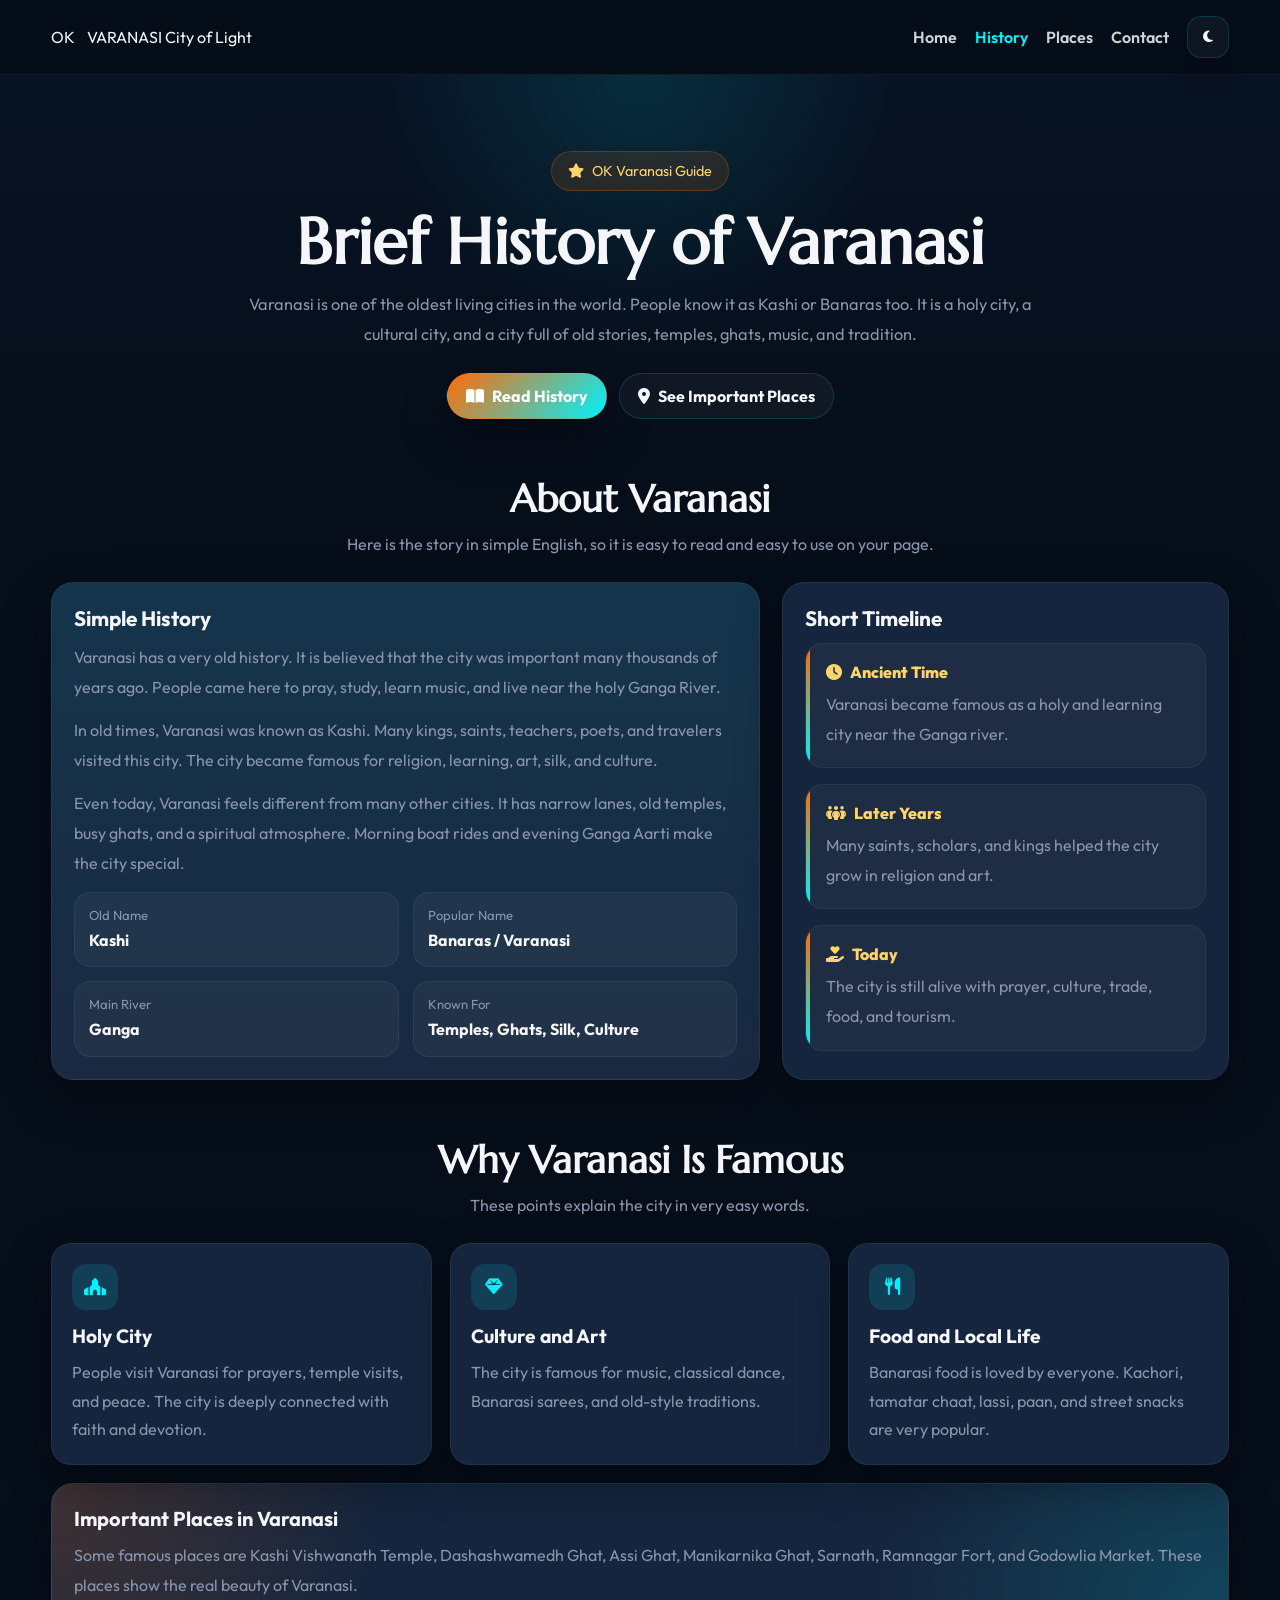
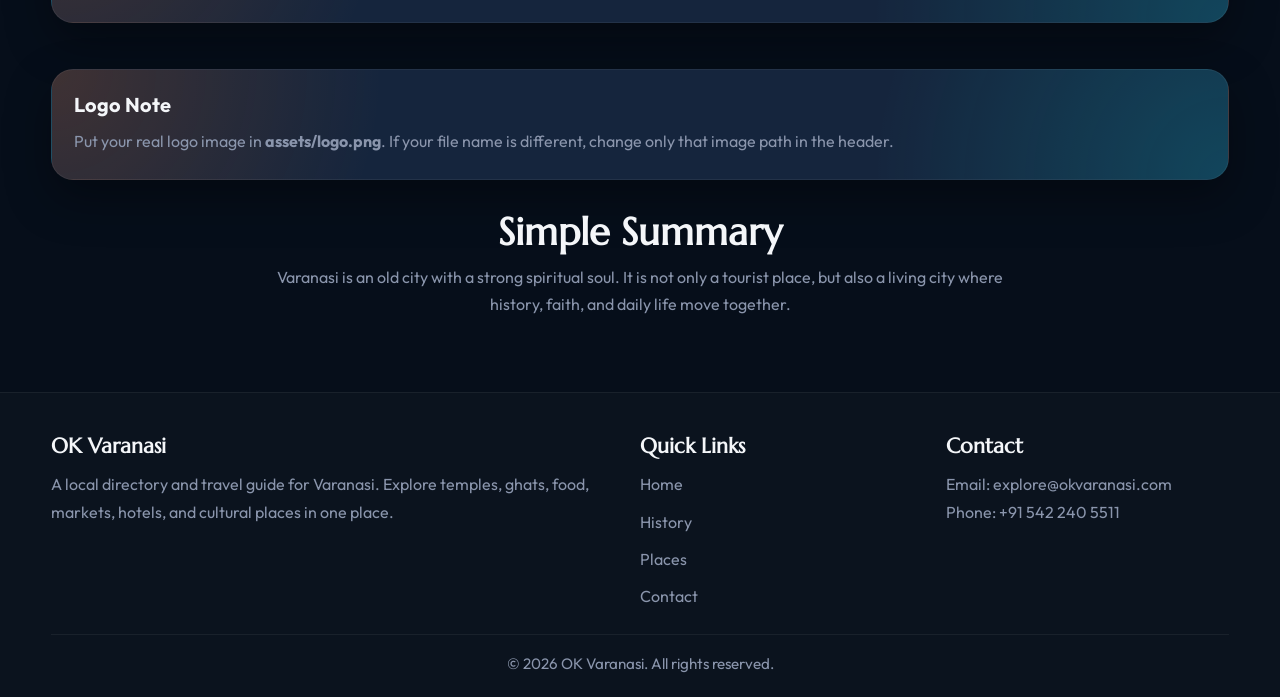
<file: history.html>
<!DOCTYPE html>
<html lang="en">
<head>
  <meta charset="UTF-8" />
  <meta name="viewport" content="width=device-width, initial-scale=1.0" />
  <title>OK Varanasi | History of Varanasi</title>
  <meta name="description" content="A beautiful single-page history of Varanasi in simple English with the same OK Varanasi header and footer style." />
  <link rel="preconnect" href="https://fonts.googleapis.com">
  <link rel="preconnect" href="https://fonts.gstatic.com" crossorigin>
  <link href="https://fonts.googleapis.com/css2?family=Marcellus&family=Outfit:wght@300;400;500;600;700;800&display=swap" rel="stylesheet">
  <link rel="stylesheet" href="https://cdnjs.cloudflare.com/ajax/libs/font-awesome/6.5.0/css/all.min.css">

  <style>
    *{
      margin:0;
      padding:0;
      box-sizing:border-box;
      font-family:'Outfit',sans-serif;
    }

    :root{
      --bg:#060e1a;
      --bg2:#0a192f;
      --card:#15253d;
      --text:#f4f6f9;
      --muted:#8a95ac;
      --cyan:#00f2fe;
      --saffron:#ff6b08;
      --gold:#ffd56b;
      --border:rgba(0,242,254,0.16);
      --shadow:0 18px 45px rgba(0,0,0,0.35);
    }

    body.light{
      --bg:#f4f7fb;
      --bg2:#ffffff;
      --card:#ffffff;
      --text:#10233d;
      --muted:#5f6f87;
      --cyan:#0066ff;
      --saffron:#ff7a1a;
      --gold:#b8860b;
      --border:rgba(0,102,255,0.16);
      --shadow:0 18px 45px rgba(20,40,80,0.10);
    }

    body{
      background:var(--bg);
      color:var(--text);
      overflow-x:hidden;
      transition:background 0.35s ease,color 0.35s ease;
    }

    .container{
      width:min(1200px,92%);
      margin:auto;
    }

    .header{
      position:sticky;
      top:0;
      z-index:100;
      background:color-mix(in srgb, var(--bg) 92%, transparent);
      backdrop-filter:blur(12px);
      border-bottom:1px solid rgba(255,255,255,0.06);
    }

    .nav{
      display:flex;
      justify-content:space-between;
      align-items:center;
      padding:16px 0;
      gap:16px;
    }

    .logo{
      max-width:70%;
    }

    .logo{
      display:flex;
      align-items:center;
      gap:12px;
      text-decoration:none;
      color:var(--text);
    }

    .logo-mark{
      width:56px;
      height:56px;
      border-radius:16px;
      border:1px solid rgba(0,242,254,0.22);
      background:linear-gradient(135deg, rgba(0,242,254,0.16), rgba(255,107,8,0.12));
      display:flex;
      align-items:center;
      justify-content:center;
      box-shadow:var(--shadow);
      overflow:hidden;
      flex:0 0 auto;
      padding:4px;
    }

    .logo-mark img{
      width:100%;
      height:100%;
      object-fit:contain;
      display:block;
      border-radius:12px;
      background:rgba(255,255,255,0.03);
    }

    .logo-text{
      display:flex;
      flex-direction:column;
      line-height:1.05;
      padding-left:10px;
      border-left:2px solid var(--saffron);
    }

    .brand-line{
      font-size:1rem;
      font-weight:800;
      color:var(--cyan);
      letter-spacing:2px;
      text-transform:uppercase;
    }

    .brand-sub{
      color:var(--saffron);
      font-size:0.62rem;
      letter-spacing:1px;
      margin-top:3px;
      text-transform:uppercase;
      font-weight:700;
    }

    .nav-links{
      display:flex;
      gap:18px;
      flex-wrap:wrap;
      align-items:center;
    }

    .nav-links a{
      text-decoration:none;
      color:var(--text);
      font-weight:600;
      opacity:0.85;
      transition:0.25s;
    }

    .nav-links a:hover,
    .nav-links a.active{
      color:var(--cyan);
      opacity:1;
    }

    .icon-btn{
      width:42px;
      height:42px;
      border:1px solid var(--border);
      background:rgba(255,255,255,0.04);
      color:var(--text);
      border-radius:14px;
      cursor:pointer;
      display:inline-flex;
      align-items:center;
      justify-content:center;
      box-shadow:var(--shadow);
      transition:0.25s ease;
    }

    .icon-btn:hover{
      transform:translateY(-2px);
      border-color:var(--cyan);
    }

    .hero{
      padding:76px 0 28px;
      background:
        radial-gradient(circle at top, rgba(0,242,254,0.12), transparent 35%),
        linear-gradient(180deg, rgba(10,25,47,0.45), transparent);
      text-align:center;
    }

    .hero-badge{
      display:inline-flex;
      align-items:center;
      gap:8px;
      padding:10px 16px;
      border-radius:999px;
      background:rgba(255,107,8,0.12);
      border:1px solid rgba(255,107,8,0.25);
      color:var(--gold);
      font-size:0.9rem;
      margin-bottom:18px;
    }

    .hero h1{
      font-family:'Marcellus',serif;
      font-size:clamp(2.2rem,5vw,4rem);
      line-height:1.05;
      margin-bottom:14px;
    }

    .hero p{
      max-width:820px;
      margin:0 auto 24px;
      color:var(--muted);
      line-height:1.8;
      font-size:1.02rem;
    }

    .hero-actions{
      display:flex;
      gap:12px;
      justify-content:center;
      flex-wrap:wrap;
      margin-top:10px;
    }

    .btn{
      display:inline-flex;
      align-items:center;
      gap:8px;
      padding:12px 18px;
      border-radius:999px;
      text-decoration:none;
      font-weight:700;
      border:1px solid transparent;
      transition:0.25s ease;
    }

    .btn-primary{
      background:linear-gradient(135deg, var(--saffron), var(--cyan));
      color:#fff;
      box-shadow:var(--shadow);
    }

    .btn-outline{
      background:rgba(255,255,255,0.04);
      border-color:var(--border);
      color:var(--text);
    }

    .btn:hover{
      transform:translateY(-2px);
    }

    .section{
      padding:28px 0;
    }

    .section-head{
      text-align:center;
      margin-bottom:24px;
    }

    .section-head h2{
      font-family:'Marcellus',serif;
      font-size:clamp(1.7rem,3vw,2.5rem);
      margin-bottom:8px;
    }

    .section-head p{
      color:var(--muted);
      max-width:760px;
      margin:0 auto;
      line-height:1.7;
    }

    .intro-grid{
      display:grid;
      grid-template-columns:1.35fr 0.85fr;
      gap:22px;
      align-items:stretch;
    }

    .card{
      background:var(--card);
      border:1px solid rgba(255,255,255,0.06);
      border-radius:22px;
      box-shadow:var(--shadow);
      overflow:hidden;
    }

    .card-inner{
      padding:22px;
    }

    .card h3{
      font-size:1.3rem;
      margin-bottom:12px;
      color:var(--text);
    }

    .card p{
      color:var(--muted);
      line-height:1.85;
      margin-bottom:14px;
    }

    .history-box{
      background:
        linear-gradient(180deg, rgba(0,242,254,0.08), rgba(255,255,255,0.02)),
        var(--card);
    }

    .facts{
      display:grid;
      grid-template-columns:repeat(2,1fr);
      gap:14px;
      margin-top:10px;
    }

    .fact{
      padding:14px;
      border-radius:16px;
      background:rgba(255,255,255,0.04);
      border:1px solid rgba(255,255,255,0.06);
    }

    .fact .label{
      display:block;
      color:var(--muted);
      font-size:0.82rem;
      margin-bottom:6px;
    }

    .fact strong{
      color:var(--text);
      font-size:1rem;
      line-height:1.45;
    }

    .timeline{
      display:grid;
      gap:16px;
    }

    .timeline-item{
      position:relative;
      padding:18px 18px 18px 20px;
      border-radius:18px;
      background:rgba(255,255,255,0.04);
      border:1px solid rgba(255,255,255,0.06);
      overflow:hidden;
    }

    .timeline-item:before{
      content:"";
      position:absolute;
      left:0;
      top:0;
      width:4px;
      height:100%;
      background:linear-gradient(180deg, var(--saffron), var(--cyan));
    }

    .timeline-item .year{
      display:inline-flex;
      align-items:center;
      gap:8px;
      color:var(--gold);
      font-weight:800;
      margin-bottom:8px;
    }

    .timeline-item p{
      margin-bottom:0;
    }

    .grid-3{
      display:grid;
      grid-template-columns:repeat(3,1fr);
      gap:18px;
    }

    .mini-card{
      padding:20px;
      border-radius:20px;
      background:var(--card);
      border:1px solid rgba(255,255,255,0.06);
      box-shadow:var(--shadow);
      min-height:100%;
    }

    .mini-card i{
      width:46px;
      height:46px;
      border-radius:14px;
      display:inline-flex;
      align-items:center;
      justify-content:center;
      margin-bottom:14px;
      background:rgba(0,242,254,0.12);
      color:var(--cyan);
      font-size:1.1rem;
    }

    .mini-card h3{
      font-size:1.2rem;
      margin-bottom:10px;
    }

    .mini-card p{
      color:var(--muted);
      line-height:1.8;
      margin-bottom:0;
    }

    .wide-banner{
      margin-top:18px;
      padding:22px;
      border-radius:22px;
      background:
        radial-gradient(circle at left top, rgba(255,107,8,0.18), transparent 28%),
        radial-gradient(circle at right bottom, rgba(0,242,254,0.16), transparent 30%),
        var(--card);
      border:1px solid rgba(255,255,255,0.06);
      box-shadow:var(--shadow);
    }

    .wide-banner h3{
      margin-bottom:10px;
      font-size:1.25rem;
    }

    .wide-banner p{
      color:var(--muted);
      line-height:1.85;
      margin-bottom:0;
    }

    .footer{
      border-top:1px solid rgba(255,255,255,0.06);
      padding:40px 0 20px;
      color:var(--muted);
      background:rgba(255,255,255,0.02);
      margin-top:22px;
    }

    .footer-grid{
      display:grid;
      grid-template-columns:2fr 1fr 1fr;
      gap:24px;
      margin-bottom:24px;
    }

    .footer h3{
      color:var(--text);
      font-family:'Marcellus',serif;
      margin-bottom:12px;
      font-size:1.3rem;
    }

    .footer p,
    .footer a{
      color:var(--muted);
      line-height:1.7;
      text-decoration:none;
    }

    .footer a:hover{
      color:var(--cyan);
    }

    .footer-links{
      display:flex;
      flex-direction:column;
      gap:10px;
    }

    .footer-bottom{
      border-top:1px solid rgba(255,255,255,0.06);
      padding-top:16px;
      text-align:center;
      font-size:0.95rem;
    }

    @media (max-width: 900px){
      .intro-grid,
      .grid-3,
      .footer-grid{
        grid-template-columns:1fr;
      }
    }

    @media (max-width: 768px){
      .nav{
        flex-direction:column;
        gap:14px;
      }

      .hero{
        padding-top:58px;
      }

      .facts{
        grid-template-columns:1fr;
      }
    }
  </style>
</head>
<body>

 <header class="header">
  <div class="container nav">
    <a href="index.html" class="logo">
      <div class="logo-ok">OK</div>

      <div class="logo-varanasi">
        VARANASI
        <span>City of Light</span>
      </div>
    </a>

    <nav class="nav-links">
      <a href="index.html">Home</a>
      <a href="history.html" class="active">History</a>
      <a href="places.html">Places</a>
      <a href="#contact">Contact</a>

      <button class="icon-btn" id="themeToggle">
        <i class="fa-solid fa-moon"></i>
      </button>
    </nav>
  </div>
</header>

  <section class="hero">
    <div class="container">
      <div class="hero-badge">
        <i class="fa-solid fa-star"></i> OK Varanasi Guide
      </div>
      <h1>Brief History of Varanasi</h1>
      <p>
        Varanasi is one of the oldest living cities in the world. People know it as Kashi or Banaras too.
        It is a holy city, a cultural city, and a city full of old stories, temples, ghats, music, and tradition.
      </p>
      <div class="hero-actions">
        <a href="#history" class="btn btn-primary"><i class="fa-solid fa-book-open"></i> Read History</a>
        <a href="#places" class="btn btn-outline"><i class="fa-solid fa-location-dot"></i> See Important Places</a>
      </div>
    </div>
  </section>

  <main class="container">
    <section class="section" id="history">
      <div class="section-head">
        <h2>About Varanasi</h2>
        <p>
          Here is the story in simple English, so it is easy to read and easy to use on your page.
        </p>
      </div>

      <div class="intro-grid">
        <div class="card history-box">
          <div class="card-inner">
            <h3>Simple History</h3>
            <p>
              Varanasi has a very old history. It is believed that the city was important many thousands of years ago.
              People came here to pray, study, learn music, and live near the holy Ganga River.
            </p>
            <p>
              In old times, Varanasi was known as Kashi. Many kings, saints, teachers, poets, and travelers visited this city.
              The city became famous for religion, learning, art, silk, and culture.
            </p>
            <p>
              Even today, Varanasi feels different from many other cities. It has narrow lanes, old temples, busy ghats,
              and a spiritual atmosphere. Morning boat rides and evening Ganga Aarti make the city special.
            </p>

            <div class="facts">
              <div class="fact">
                <span class="label">Old Name</span>
                <strong>Kashi</strong>
              </div>
              <div class="fact">
                <span class="label">Popular Name</span>
                <strong>Banaras / Varanasi</strong>
              </div>
              <div class="fact">
                <span class="label">Main River</span>
                <strong>Ganga</strong>
              </div>
              <div class="fact">
                <span class="label">Known For</span>
                <strong>Temples, Ghats, Silk, Culture</strong>
              </div>
            </div>
          </div>
        </div>

        <div class="card">
          <div class="card-inner">
            <h3>Short Timeline</h3>
            <div class="timeline">
              <div class="timeline-item">
                <div class="year"><i class="fa-solid fa-clock"></i> Ancient Time</div>
                <p>Varanasi became famous as a holy and learning city near the Ganga river.</p>
              </div>
              <div class="timeline-item">
                <div class="year"><i class="fa-solid fa-people-group"></i> Later Years</div>
                <p>Many saints, scholars, and kings helped the city grow in religion and art.</p>
              </div>
              <div class="timeline-item">
                <div class="year"><i class="fa-solid fa-hand-holding-heart"></i> Today</div>
                <p>The city is still alive with prayer, culture, trade, food, and tourism.</p>
              </div>
            </div>
          </div>
        </div>
      </div>
    </section>

    <section class="section" id="places">
      <div class="section-head">
        <h2>Why Varanasi Is Famous</h2>
        <p>
          These points explain the city in very easy words.
        </p>
      </div>

      <div class="grid-3">
        <div class="mini-card">
          <i class="fa-solid fa-place-of-worship"></i>
          <h3>Holy City</h3>
          <p>
            People visit Varanasi for prayers, temple visits, and peace. The city is deeply connected with faith and devotion.
          </p>
        </div>

        <div class="mini-card">
          <i class="fa-solid fa-gem"></i>
          <h3>Culture and Art</h3>
          <p>
            The city is famous for music, classical dance, Banarasi sarees, and old-style traditions.
          </p>
        </div>

        <div class="mini-card">
          <i class="fa-solid fa-utensils"></i>
          <h3>Food and Local Life</h3>
          <p>
            Banarasi food is loved by everyone. Kachori, tamatar chaat, lassi, paan, and street snacks are very popular.
          </p>
        </div>
      </div>

      <div class="wide-banner">
        <h3>Important Places in Varanasi</h3>
        <p>
          Some famous places are Kashi Vishwanath Temple, Dashashwamedh Ghat, Assi Ghat, Manikarnika Ghat,
          Sarnath, Ramnagar Fort, and Godowlia Market. These places show the real beauty of Varanasi.
        </p>
      </div>
    </section>


    <div class="wide-banner" style="margin-top:18px;">
      <h3>Logo Note</h3>
      <p>
        Put your real logo image in <strong>assets/logo.png</strong>. If your file name is different,
        change only that image path in the header.
      </p>
    </div>

    <section class="section">
      <div class="section-head">
        <h2>Simple Summary</h2>
        <p>
          Varanasi is an old city with a strong spiritual soul. It is not only a tourist place, but also a living city
          where history, faith, and daily life move together.
        </p>
      </div>
    </section>
  </main>

  <footer class="footer" id="contact">
    <div class="container">
      <div class="footer-grid">
        <div>
          <h3>OK Varanasi</h3>
          <p>
            A local directory and travel guide for Varanasi. Explore temples, ghats, food, markets, hotels, and cultural places in one place.
          </p>
        </div>

        <div>
          <h3>Quick Links</h3>
          <div class="footer-links">
            <a href="index.html">Home</a>
            <a href="#history">History</a>
            <a href="#places">Places</a>
            <a href="#contact">Contact</a>
          </div>
        </div>

        <div>
          <h3>Contact</h3>
          <p>Email: explore@okvaranasi.com</p>
          <p>Phone: +91 542 240 5511</p>
        </div>
      </div>

      <div class="footer-bottom">
        <p>© 2026 OK Varanasi. All rights reserved.</p>
      </div>
    </div>
  </footer>

  <script>
    if (!window.__okThemeInitialized) {
      window.__okThemeInitialized = true;
      const themeToggle = document.getElementById("themeToggle");

      if (themeToggle) {
        function applyTheme(theme) {
          document.body.classList.toggle("light", theme === "light");
          themeToggle.innerHTML = theme === "light"
            ? '<i class="fa-solid fa-sun"></i>'
            : '<i class="fa-solid fa-moon"></i>';
          localStorage.setItem("okvaranasi-theme", theme);
        }

        themeToggle.addEventListener("click", () => {
          const isLight = document.body.classList.contains("light");
          applyTheme(isLight ? "dark" : "light");
        });

        const savedTheme = localStorage.getItem("okvaranasi-theme") || "dark";
        applyTheme(savedTheme);
      }
    }
  </script>
</body>
</html>
</file>
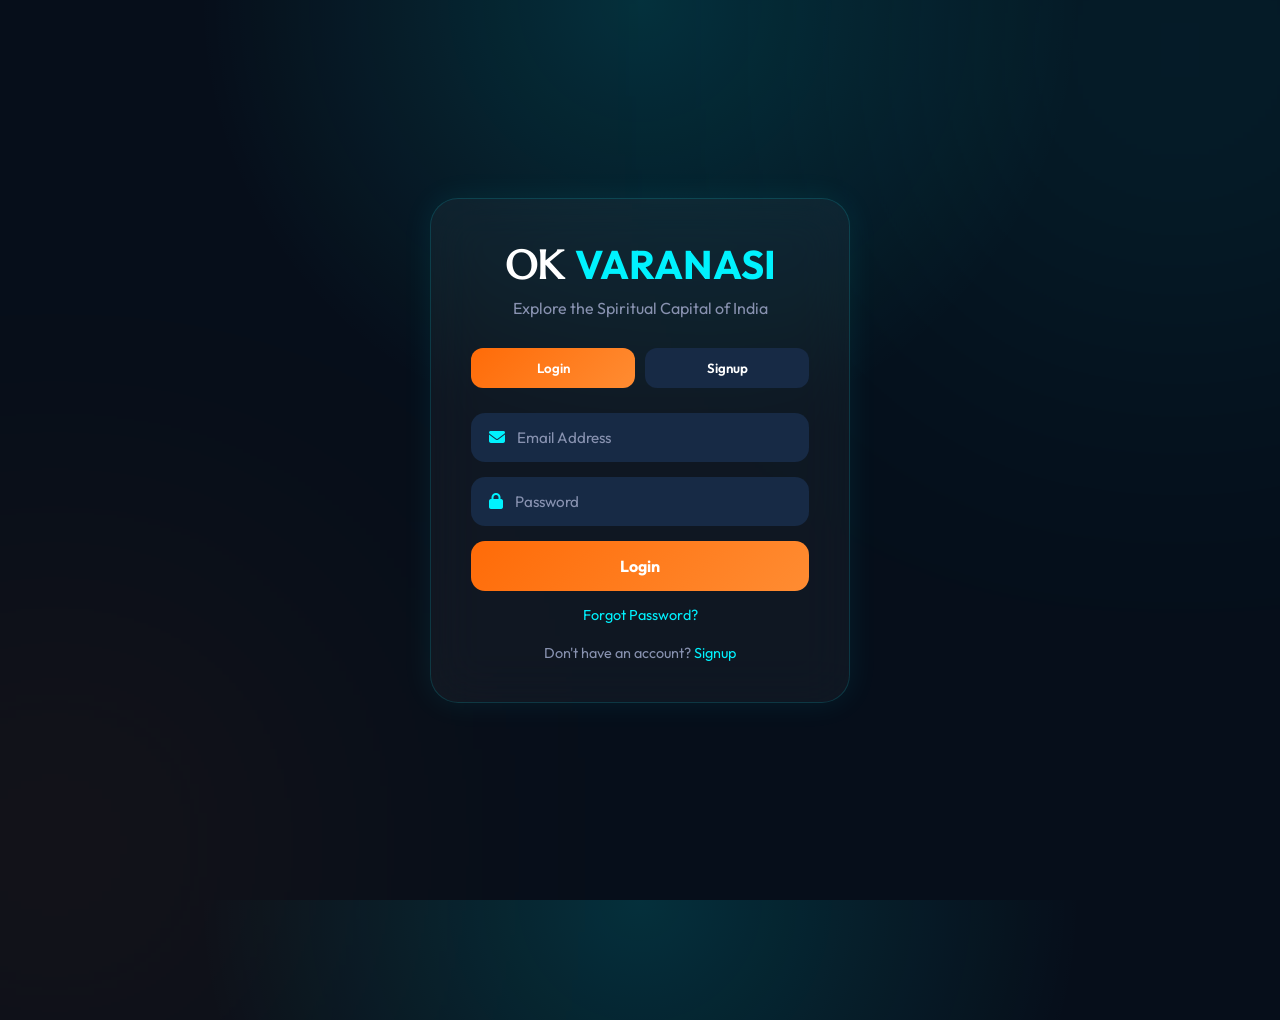
<file: registerd.html>
<!DOCTYPE html>
<html lang="en">
<head>
<meta charset="UTF-8">
<meta name="viewport" content="width=device-width, initial-scale=1.0">

<title>OK Varanasi Login</title>

<link href="https://fonts.googleapis.com/css2?family=Marcellus&family=Outfit:wght@300;400;500;600;700;800&display=swap" rel="stylesheet">

<link rel="stylesheet"
href="https://cdnjs.cloudflare.com/ajax/libs/font-awesome/6.5.0/css/all.min.css">

<style>

*{
margin:0;
padding:0;
box-sizing:border-box;
font-family:'Outfit',sans-serif;
}

body{
min-height:100vh;
display:flex;
justify-content:center;
align-items:center;
background:
radial-gradient(circle at top,
rgba(0,242,254,.15),
transparent 40%),
#060E1A;
overflow:hidden;
}

body::before{
content:"";
position:absolute;
width:400px;
height:400px;
background:#00F2FE;
filter:blur(180px);
opacity:.15;
top:-150px;
right:-100px;
}

body::after{
content:"";
position:absolute;
width:350px;
height:350px;
background:#FF6B08;
filter:blur(180px);
opacity:.15;
bottom:-120px;
left:-120px;
}

.auth-card{
position:relative;
z-index:2;

width:420px;
max-width:92%;

padding:40px;

border-radius:28px;

background:rgba(255,255,255,.04);

backdrop-filter:blur(25px);

border:1px solid rgba(0,242,254,.15);

box-shadow:
0 0 30px rgba(0,242,254,.08);
}

.logo{
text-align:center;
margin-bottom:30px;
}

.logo h1{
font-size:2.5rem;
color:white;
font-family:'Marcellus',serif;
}

.logo span{
color:#00F2FE;
}

.logo p{
margin-top:8px;
color:#8892B0;
}

.tabs{
display:flex;
gap:10px;
margin-bottom:25px;
}

.tab{
flex:1;
padding:12px;
border:none;
cursor:pointer;
border-radius:12px;
background:#172A45;
color:white;
font-weight:600;
transition:.3s;
}

.tab.active{
background:linear-gradient(
135deg,
#FF6B08,
#FF8C32
);
}

.input-box{
display:flex;
align-items:center;
gap:12px;

background:#172A45;

padding:15px 18px;

border-radius:14px;

margin-bottom:15px;
}

.input-box i{
color:#00F2FE;
}

.input-box input{
width:100%;
background:none;
border:none;
outline:none;
color:white;
font-size:.95rem;
}

.input-box input::placeholder{
color:#8892B0;
}

.btn{
width:100%;

padding:15px;

border:none;

border-radius:14px;

background:linear-gradient(
135deg,
#FF6B08,
#FF8C32
);

color:white;

font-weight:700;

font-size:1rem;

cursor:pointer;

transition:.3s;
}

.btn:hover{
transform:translateY(-3px);
}

.forgot{
display:block;
text-align:center;
margin-top:15px;
color:#00F2FE;
text-decoration:none;
font-size:.9rem;
}

.bottom-text{
text-align:center;
margin-top:20px;
color:#8892B0;
font-size:.9rem;
}

.bottom-text a{
color:#00F2FE;
text-decoration:none;
}

.signup-fields{
display:none;
}

.show{
display:block;
}

.hide{
display:none;
}

@media(max-width:480px){

.auth-card{
padding:30px 22px;
}

.logo h1{
font-size:2rem;
}

}

</style>
</head>
<body>

<div class="auth-card">

<div class="logo">
<h1>OK <span>VARANASI</span></h1>
<p>Explore the Spiritual Capital of India</p>
</div>

<div class="tabs">
<button class="tab active" id="loginTab">
Login
</button>

<button class="tab" id="signupTab">
Signup
</button>
</div>

<form id="authForm">

<div class="input-box">
<i class="fa-solid fa-envelope"></i>
<input type="email" placeholder="Email Address" required>
</div>

<div class="signup-fields" id="signupFields">

<div class="input-box">
<i class="fa-solid fa-user"></i>
<input type="text" placeholder="Full Name">
</div>

</div>

<div class="input-box">
<i class="fa-solid fa-lock"></i>
<input type="password" placeholder="Password" required>
</div>

<button type="submit" class="btn" id="mainBtn">
Login
</button>

<a href="#" class="forgot">
Forgot Password?
</a>

<div class="bottom-text" id="bottomText">
Don't have an account?
<a href="login.html">Signup</a>
</div>

</form>

</div>

<script>

const loginTab =
document.getElementById("loginTab");

const signupTab =
document.getElementById("signupTab");

const signupFields =
document.getElementById("signupFields");

const mainBtn =
document.getElementById("mainBtn");

const bottomText =
document.getElementById("bottomText");

loginTab.addEventListener("click",()=>{

loginTab.classList.add("active");
signupTab.classList.remove("active");

signupFields.classList.remove("show");

mainBtn.textContent="Login";

bottomText.innerHTML=
`Don't have an account?
<a href="#">Signup</a>`;

});

signupTab.addEventListener("click",()=>{

signupTab.classList.add("active");
loginTab.classList.remove("active");

signupFields.classList.add("show");

mainBtn.textContent="Create Account";

bottomText.innerHTML=
`Already have an account?
<a href="#">Login</a>`;

});

document.getElementById("authForm")
.addEventListener("submit",(e)=>{

e.preventDefault();

alert("OK Varanasi Login UI Ready 🚀");

});

</script>

</body>
</html>
</file>
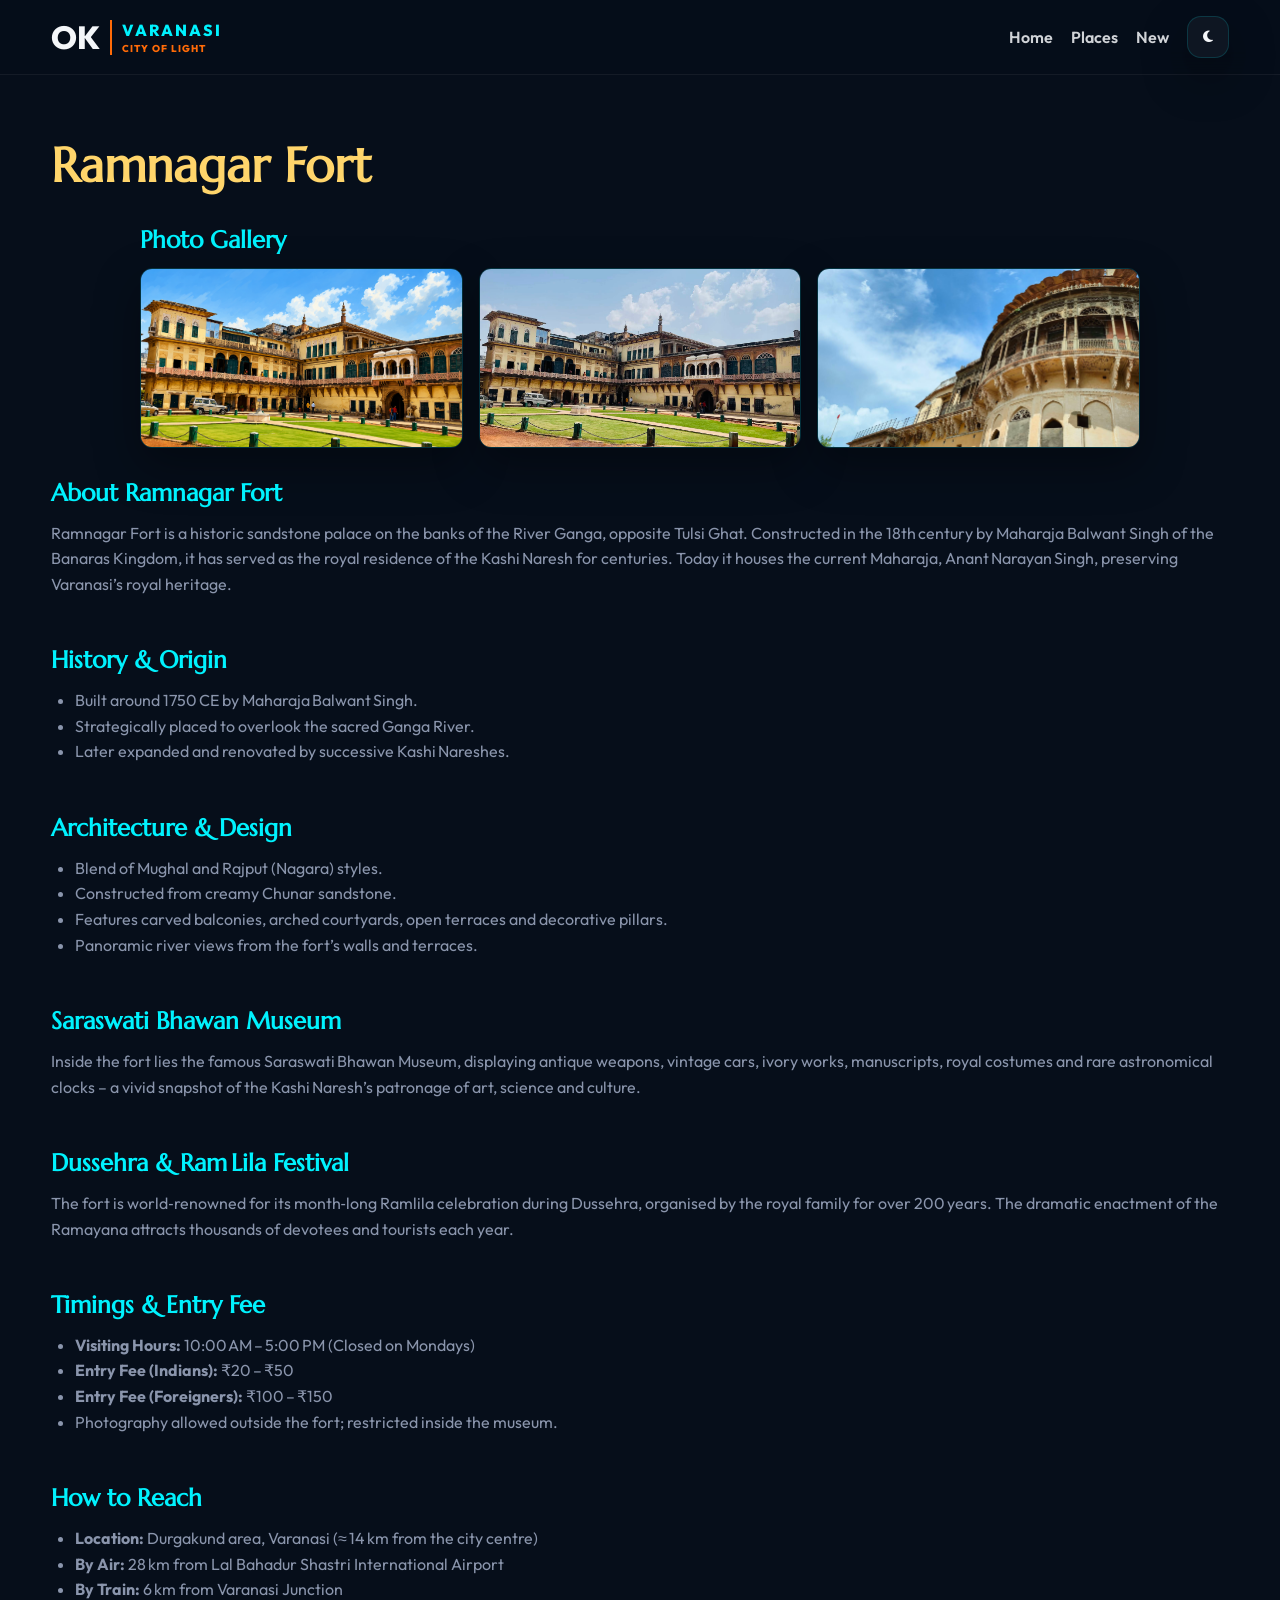
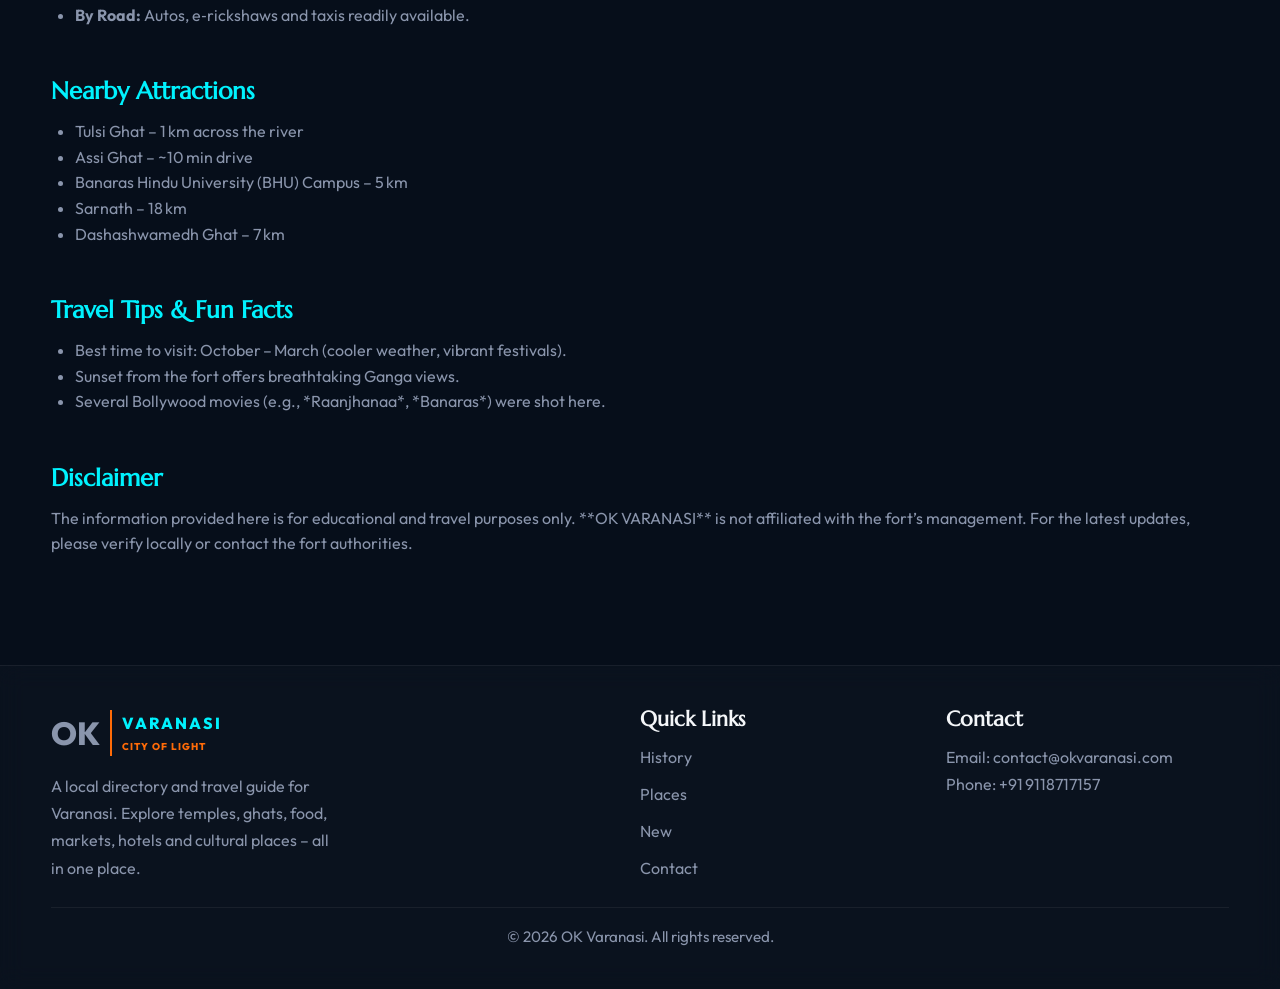
<file: places/ramnagar-fort.html>
<!DOCTYPE html>
<html lang="en">
<head>
<meta charset="UTF-8">
<title>Ramnagar Fort | OK Varanasi</title>
<meta name="viewport" content="width=device-width, initial-scale=1.0">
<meta name="description"
      content="Explore historic Ramnagar Fort in Varanasi – royal palace, museum, Dussehra celebrations and visitor information." />
<link rel="preconnect" href="https://fonts.googleapis.com">
<link rel="preconnect" href="https://fonts.gstatic.com" crossorigin>
<link href="https://fonts.googleapis.com/css2?family=Marcellus&family=Outfit:wght@300;400;500;600;700;800&display=swap"
      rel="stylesheet">
<link rel="stylesheet"
      href="https://cdnjs.cloudflare.com/ajax/libs/font-awesome/6.5.0/css/all.min.css">

<style>
/* ── Theme ───────────────────────────────────────────────────── */
*{margin:0;padding:0;box-sizing:border-box;font-family:'Outfit',sans-serif}
:root{
  --bg:#060e1a;--bg2:#0a192f;--card:#15253d;--text:#f4f6f9;--muted:#8a95ac;
  --cyan:#00f2fe;--saffron:#ff6b08;--gold:#ffd56b;--border:rgba(0,242,254,.16);
  --shadow:0 18px 45px rgba(0,0,0,.35);
}
body.light{
  --bg:#f4f7fb;--bg2:#fff;--card:#fff;--text:#10233d;--muted:#5f6f87;
  --cyan:#0066ff;--saffron:#ff7a1a;--gold:#b8860b;--border:rgba(0,102,255,.16);
  --shadow:0 18px 45px rgba(20,40,80,.10);
}
body{
  background:var(--bg);color:var(--text);overflow-x:hidden;
  transition:background .35s ease,color .35s ease;
}

/* ── Layout ─────────────────────────────────────────────────── */
.container{width:min(1200px,92%);margin:auto}
.header,.footer{background:color-mix(in srgb,var(--bg) 92%,transparent);
  backdrop-filter:blur(12px);border-bottom:1px solid rgba(255,255,255,.06);}
.footer{border-top:1px solid rgba(255,255,255,.06);border-bottom:none;
  padding:40px 0;background:rgba(255,255,255,.02);}
.nav{display:flex;justify-content:space-between;align-items:center;padding:16px 0;gap:16px}
.logo{display:flex;align-items:center;gap:10px;color:var(--text);text-decoration:none}
.logo-ok{font-size:2rem;font-weight:800}
.logo-varanasi{display:flex;flex-direction:column;font-size:1rem;font-weight:800;
  color:var(--cyan);letter-spacing:2px;text-transform:uppercase;
  border-left:2px solid var(--saffron);padding-left:10px}
.logo-varanasi span{color:var(--saffron);font-size:.62rem;letter-spacing:1px;margin-top:2px}
.nav-links{display:flex;gap:18px;align-items:center}
.nav-links a{color:var(--text);font-weight:600;opacity:.85;transition:.25s;text-decoration:none}
.nav-links a:hover,.nav-links a.active{color:var(--cyan);opacity:1}
.icon-btn{width:42px;height:42px;border:1px solid var(--border);
  background:rgba(255,255,255,.04);color:var(--text);border-radius:14px;
  cursor:pointer;display:inline-flex;align-items:center;justify-content:center;
  box-shadow:var(--shadow);transition:.25s}
.icon-btn:hover{transform:translateY(-2px);border-color:var(--cyan)}

/* ── Main Content ───────────────────────────────────────────── */
main{padding:60px 0}
h1{font-family:'Marcellus',serif;font-size:clamp(2rem,5vw,3rem);
  margin-bottom:1rem;color:var(--gold)}
section{margin-bottom:3rem}
section h2{font-family:'Marcellus',serif;color:var(--cyan);margin-bottom:.8rem}
section p,section ul{color:var(--muted);line-height:1.6;margin-bottom:1rem}
section ul{margin-left:1.5rem;list-style:disc}

/* ── Gallery (top of the page) ───────────────────────────────────── */
.gallery{max-width:1000px;margin:30px auto}
.gallery-grid{
  display:grid;grid-template-columns:repeat(auto-fit,minmax(220px,1fr));
  gap:16px}
.gallery-grid img{
  width:100%;height:180px;object-fit:cover;border-radius:12px;
  border:1px solid var(--border);box-shadow:var(--shadow);
  transition:transform .3s}
.gallery-grid img:hover{transform:scale(1.04)}

/* ── Footer ─────────────────────────────────────────────────── */
.footer-grid{display:grid;grid-template-columns:2fr 1fr 1fr;gap:24px;margin-bottom:24px}
.footer h3{color:var(--text);font-family:'Marcellus',serif;margin-bottom:12px;font-size:1.3rem}
.footer a,.footer p{color:var(--muted);line-height:1.7;text-decoration:none}
.footer a:hover{color:var(--cyan)}
.footer-links{display:flex;flex-direction:column;gap:10px}
.footer-bottom{border-top:1px solid rgba(255,255,255,.06);
  padding-top:16px;text-align:center;font-size:.95rem}

/* ── Responsive ─────────────────────────────────────────────── */
@media (max-width:768px){
  .nav{flex-direction:column;gap:14px}
  .footer-grid{grid-template-columns:1fr}
}
</style>
</head>

<body>

<header class="header">
  <div class="container nav">
    <a href="index.html" class="logo" aria-label="OK Varanasi Home">
      <div class="logo-ok">OK</div>
      <div class="logo-varanasi">
        VARANASI
        <span>City of Light</span>
      </div>
    </a>

    <nav class="nav-links" aria-label="Primary">
      <a href="../index.html">Home</a>
      <a href="../places.html">Places</a>
      <a href="../new.html">New</a>
      <button class="icon-btn" id="themeToggle"
              aria-label="Toggle theme" title="Toggle bright/dark mode">
        <i class="fa-solid fa-moon"></i>
      </button>
    </nav>
  </div>
</header>

<main class="container">
  <!-- TITLE -->
  <h1>Ramnagar Fort</h1>

  <!-- GALLERY – appears right under the title -->
  <section class="gallery">
    <h2>Photo Gallery</h2>
    <div class="gallery-grid">
           <img src="../assets/ramnagar_fort.png"
           alt="Ramnagar Fort ">
           <img src="../assets/place-images/ramnagarf1.png"
           alt="Ramnagar Fort ">
           <img src="../assets/place-images/ramnagarf3.png"
           alt="Ramnagar Fort ">
          
    </div>
  </section>

  <!-- ABOUT -->
  <section>
    <h2>About Ramnagar Fort</h2>
    <p>
      Ramnagar Fort is a historic sandstone palace on the banks of the River Ganga,
      opposite Tulsi Ghat. Constructed in the 18th century by Maharaja Balwant
      Singh of the Banaras Kingdom, it has served as the royal residence of the
      Kashi Naresh for centuries. Today it houses the current Maharaja,
      Anant Narayan Singh, preserving Varanasi’s royal heritage.
    </p>
  </section>

  <!-- HISTORY & ORIGIN -->
  <section>
    <h2>History &amp; Origin</h2>
    <ul>
      <li>Built around 1750 CE by Maharaja Balwant Singh.</li>
      <li>Strategically placed to overlook the sacred Ganga River.</li>
      <li>Later expanded and renovated by successive Kashi Nareshes.</li>
    </ul>
  </section>

  <!-- ARCHITECTURE & DESIGN -->
  <section>
    <h2>Architecture &amp; Design</h2>
    <ul>
      <li>Blend of Mughal and Rajput (Nagara) styles.</li>
      <li>Constructed from creamy Chunar sandstone.</li>
      <li>Features carved balconies, arched courtyards, open terraces and
          decorative pillars.</li>
      <li>Panoramic river views from the fort’s walls and terraces.</li>
    </ul>
  </section>

  <!-- SARASWATI BHAVAN MUSEUM -->
  <section>
    <h2>Saraswati Bhawan Museum</h2>
    <p>
      Inside the fort lies the famous Saraswati Bhawan Museum, displaying antique
      weapons, vintage cars, ivory works, manuscripts, royal costumes and rare
      astronomical clocks – a vivid snapshot of the Kashi Naresh’s patronage of
      art, science and culture.
    </p>
  </section>

  <!-- DUSSEHRA & RAM LILA FESTIVAL -->
  <section>
    <h2>Dussehra &amp; Ram Lila Festival</h2>
    <p>
      The fort is world‑renowned for its month‑long Ramlila celebration during
      Dussehra, organised by the royal family for over 200 years. The dramatic
      enactment of the Ramayana attracts thousands of devotees and tourists each
      year.
    </p>
  </section>

  <!-- TIMINGS & ENTRY FEE -->
  <section>
    <h2>Timings &amp; Entry Fee</h2>
    <ul>
      <li><strong>Visiting Hours:</strong> 10:00 AM – 5:00 PM (Closed on Mondays)</li>
      <li><strong>Entry Fee (Indians):</strong> ₹20 – ₹50</li>
      <li><strong>Entry Fee (Foreigners):</strong> ₹100 – ₹150</li>
      <li>Photography allowed outside the fort; restricted inside the museum.</li>
    </ul>
  </section>

  <!-- HOW TO REACH -->
  <section>
    <h2>How to Reach</h2>
    <ul>
      <li><strong>Location:</strong> Durgakund area, Varanasi (≈ 14 km from the city centre)</li>
      <li><strong>By Air:</strong> 28 km from Lal Bahadur Shastri International Airport</li>
      <li><strong>By Train:</strong> 6 km from Varanasi Junction</li>
      <li><strong>By Road:</strong> Autos, e‑rickshaws and taxis readily available.</li>
    </ul>
  </section>

  <!-- NEARBY ATTRACTIONS -->
  <section>
    <h2>Nearby Attractions</h2>
    <ul>
      <li>Tulsi Ghat – 1 km across the river</li>
      <li>Assi Ghat – ~10 min drive</li>
      <li>Banaras Hindu University (BHU) Campus – 5 km</li>
      <li>Sarnath – 18 km</li>
      <li>Dashashwamedh Ghat – 7 km</li>
    </ul>
  </section>

  <!-- TRAVEL TIPS & FUN FACTS -->
  <section>
    <h2>Travel Tips &amp; Fun Facts</h2>
    <ul>
      <li>Best time to visit: October – March (cooler weather, vibrant festivals).</li>
      <li>Sunset from the fort offers breathtaking Ganga views.</li>
      <li>Several Bollywood movies (e.g., *Raanjhanaa*, *Banaras*) were shot here.</li>
    </ul>
  </section>

  <!-- DISCLAIMER -->
  <section>
    <h2>Disclaimer</h2>
    <p>
      The information provided here is for educational and travel purposes only.
      **OK VARANASI** is not affiliated with the fort’s management.
      For the latest updates, please verify locally or contact the fort authorities.
    </p>
  </section>
</main>

<footer class="footer">
  <div class="container">
    <div class="footer-grid">
      <!-- LOGO REPEATED IN FOOTER -->
      <div>
        <a href="index.html" class="logo" aria-label="OK Varanasi Home">
          <div class="logo-ok">OK</div>
          <div class="logo-varanasi">
            VARANASI
            <span>City of Light</span>
          </div>
        </a>
        <p style="margin-top:.8rem;color:var(--muted);max-width:280px;">
          A local directory and travel guide for Varanasi. Explore temples,
          ghats, food, markets, hotels and cultural places – all in one place.
        </p>
      </div>

      <div>
        <h3>Quick Links</h3>
        <div class="footer-links">
          <a href="../history.html">History</a>
          <a href="../places.html">Places</a>
          <a href="../new.html">New</a>
          <a href="index.html#contact">Contact</a>
        </div>
      </div>

      <div>
        <h3>Contact</h3>
        <p>Email: contact@okvaranasi.com</p>
        <p>Phone: +91 9118717157</p>
      </div>
    </div>

    <div class="footer-bottom">
      <p>© 2026 OK Varanasi. All rights reserved.</p>
    </div>
  </div>
</footer>

<script>
/* Light / dark theme toggle – same behaviour as other pages */
const themeToggle = document.getElementById('themeToggle');
function applyTheme(t){
  document.body.classList.toggle('light', t==='light');
  themeToggle.innerHTML = t==='light' ?
    '<i class="fa-solid fa-sun"></i>' :
    '<i class="fa-solid fa-moon"></i>';
  localStorage.setItem('okvaranasi-theme', t);
}
themeToggle.addEventListener('click', () => {
  const isLight = document.body.classList.contains('light');
  applyTheme(isLight ? 'dark' : 'light');
});
applyTheme(localStorage.getItem('okvaranasi-theme') || 'dark');
</script>
</body>
</html>
</file>
